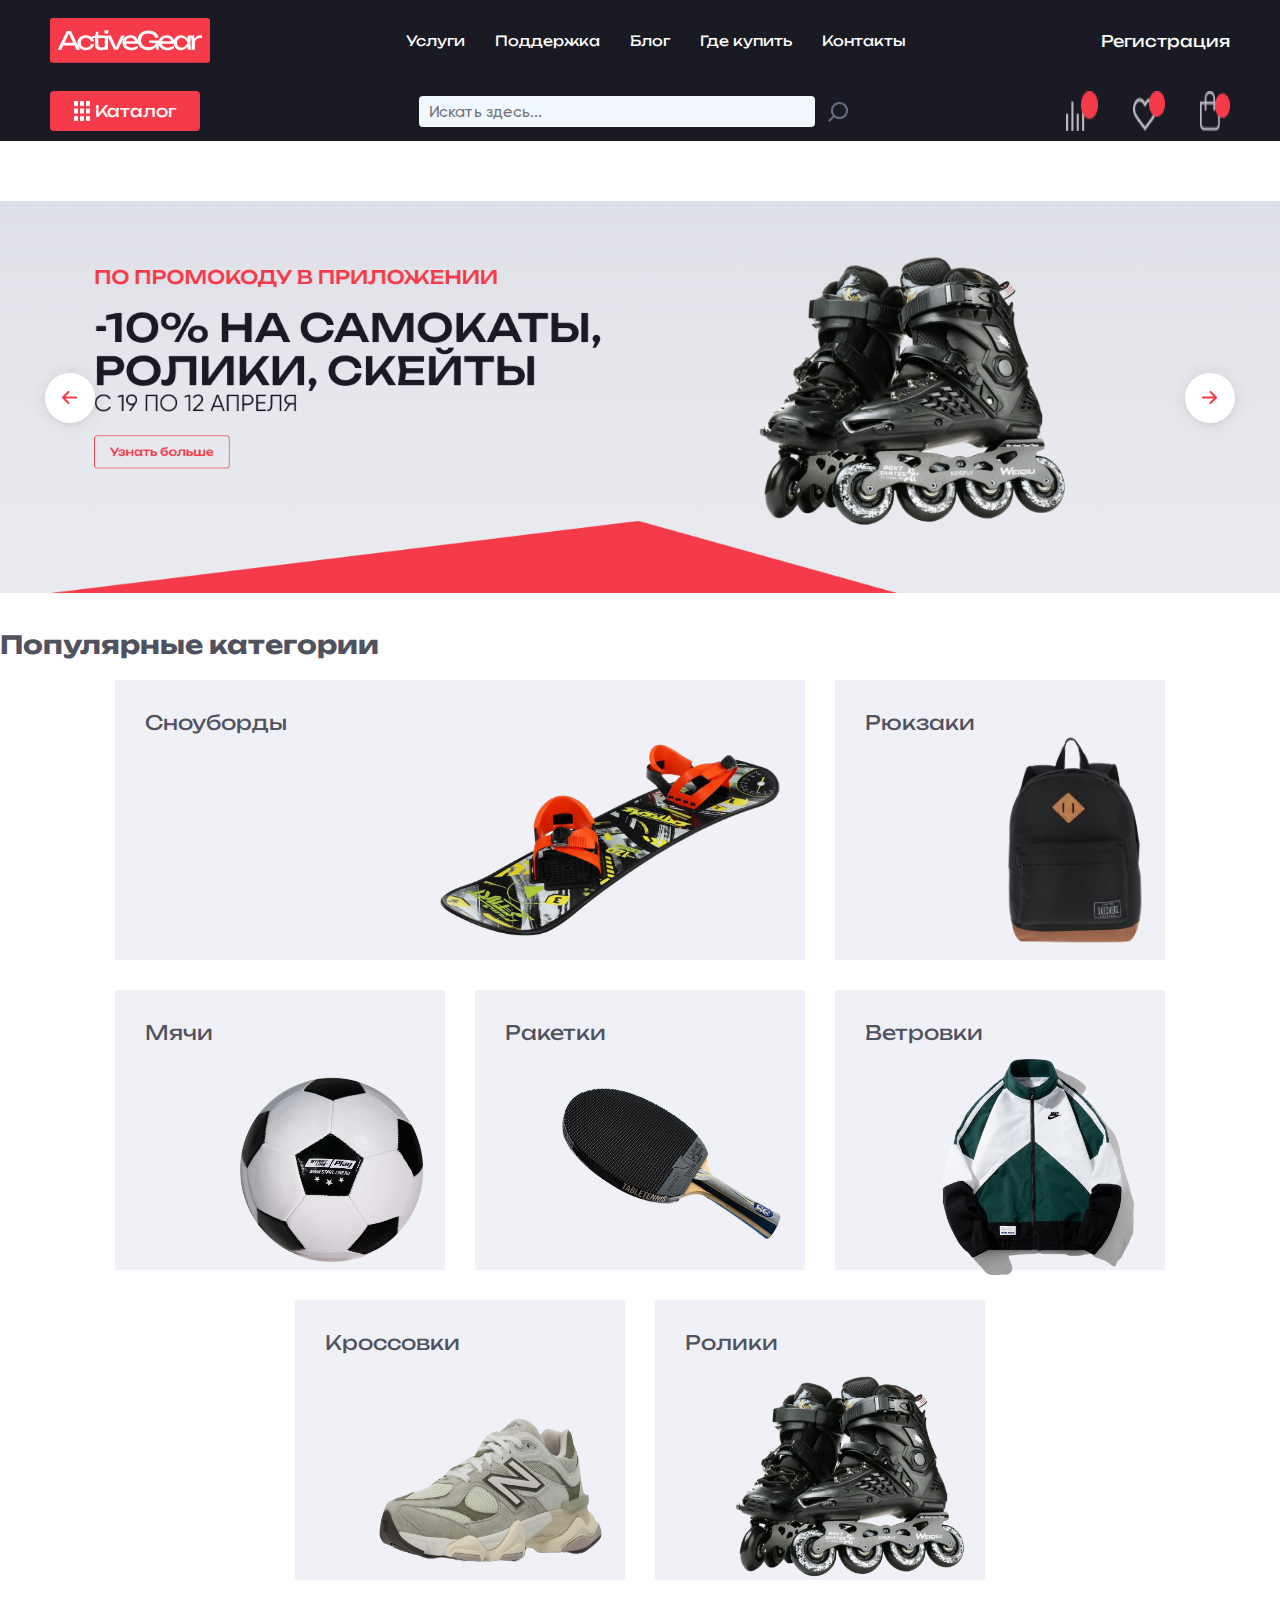
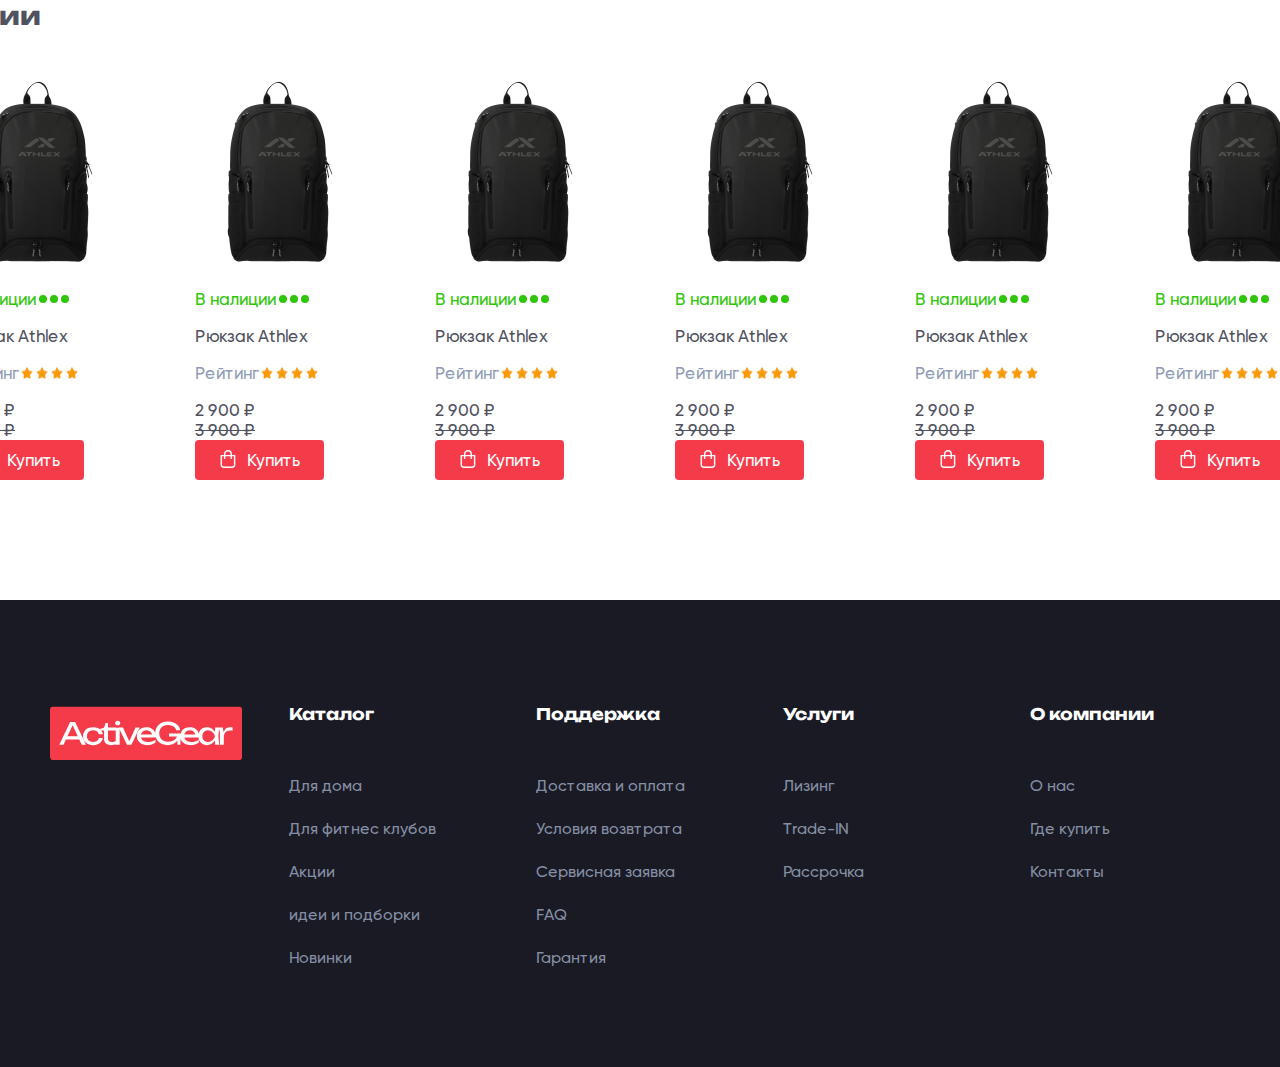
<file: index.html>
<!DOCTYPE html>
<html lang="en">
<head>
    <meta charset="UTF-8">
    <meta name="viewport" content="width=device-width, initial-scale=1.0">
    <title>AciveGear</title>
    <link rel="stylesheet" href="./css/index.css">
    <link rel="preconnect" href="https://fonts.googleapis.com">
    <link rel="preconnect" href="https://fonts.gstatic.com" crossorigin>
    <link href="https://fonts.googleapis.com/css2?family=Unbounded&display=swap" rel="stylesheet">
    <link rel="stylesheet" href="./css/style.css">
    <link rel="stylesheet" href="./css/fancybox.css">

</head>
<body>
    <header>
        <div class="header_container">
            <div class="header_container__top">
                <img src="./img/logo.svg">
                <div class="header_nav">
                    <button><p>Услуги</p></button>
                    <button><p>Поддержка</p></button>
                    <button><p>Блог</p></button>
                    <button><p>Где купить</p></button>
                    <button><p>Контакты</p></button>
                </div>
                
                <button id="register-btn">Регистрация</button>

                <div id="register-modal" class="modal">
                  <div class="modal-content">
                    <span class="close-button">&times;</span>
                    <h2>Регистрация</h2>
                    <button style="border-color: black;" class="google-btn red_line_button">
                        <img src="./img/google.png">
                        <p>Войти через Google</p>
                    </button>
                    <div class="or-divider">или</div>
                    <input type="email" id="email-input" placeholder="Введите email">
                    <input type="password" id="password-input" placeholder="Введите пароль">
                    <button class="confirm-btn red_button">Подтвердить</button>
                    <p>Уже есть аккаунт? <a href="#" id="login-link">Войти</a></p>
                  </div>
                </div>
                
                <div id="login-modal" class="modal">
                  <div class="modal-content">
                    <span class="close-button">&times;</span>
                    <h2>Вход</h2>
                    <input type="email" id="login-email" placeholder="Введите email">
                    <input type="password" id="login-password" placeholder="Введите пароль">
                    <button class="confirm-btn red_button">Войти</button>
                  </div>
                </div>
            </div>
            <div class="header_container__bottom">
                <button class="red_button" id="catalog-button">
                    <img src="./img/catalog.png">
                    <p>Каталог</p>
                </button>
                <form class="form">
                    <input class="search" type="text" placeholder="Искать здесь...">
                    <button class="button">
                        <img src="./img/search.png" alt="">
                    </button>
                  </form>
                <div class="header_container__bottom__rightblock">
                    <button><img src="./img/srav.png"></button>
                    <button><img src="./img/heaart.png"></button>
                    <button onclick="document.location='./cart.html'"><img src="./img/baasket.png"></button>
                </div>
            </div>
        </div>


        </div>
        <div id="catalog-overlay" class="hidden">
            <div id="catalog-content">
                    <div class="tab">
                        <button class="tablinks" onclick="openCity(event, 'Одежда')">Одежда</button>
                        <button class="tablinks" onclick="openCity(event, 'Обувь')">Обувь</button>
                        <button class="tablinks" onclick="openCity(event, 'Аксессуары')">Аксессуары</button>
                        <button class="tablinks" onclick="openCity(event, 'Рыбалка и охота')">Рыбалка и охота</button>
                        <button class="tablinks" onclick="openCity(event, 'Велоспорт')">Велоспорт</button>
                        <button class="tablinks" onclick="openCity(event, 'Бег')">Бег</button>
                        <button class="tablinks" onclick="openCity(event, 'Туризм и активный отдых')">Туризм и активный отдых</button>
                        <button class="tablinks" onclick="openCity(event, 'Зимний спорт')">Зимний спорт</button>
                      </div>
                      
                      <div id="Одежда" class="tabcontent">
                        <div class="tabcontent__card">
                            <img src="./img/11.png">
                            <p>Куртки и ветровки</p>
                        </div>
                        <div class="tabcontent__card">
                            <img src="./img/22.png">
                            <p>Жилетки</p>
                        </div>
                        <div class="tabcontent__card">
                            <img src="./img/33.png">
                            <p>Толствоки и худи</p>
                        </div>
                        <div class="tabcontent__card">
                            <img src="./img/44.png">
                            <p>Футболки и лонглсивы</p>
                        </div>
                        <div class="tabcontent__card">
                            <img src="./img/55.png">
                            <p>Брюки</p>
                        </div>
                        <div class="tabcontent__card">
                            <img src="./img/66.png">
                            <p>Шорты</p>
                        </div>
                      </div>
                      <div id="Обувь" class="tabcontent">
                        <a href="./catalog.html">
                            <div class="tabcontent__card">
                                <img src="./img/rectanglecross.png">
                                <p>Кроссовки</p>
                            </div>
                        </a>
                    
                        <div class="tabcontent__card">
                            <img src="./img/ced.png">
                            <p>Кеды</p>
                        </div>
                        <div class="tabcontent__card">
                            <img src="./img/buts.png">
                            <p>Бутсы</p>
                        </div>
                        <div class="tabcontent__card">
                            <img src="./img/polubot.png">
                            <p>Полуботинки</p>
                        </div>
                        <div class="tabcontent__card">
                            <img src="./img/shlep.png">
                            <p>Шлепанцы и сабо</p>
                        </div>
                        <div class="tabcontent__card">
                            <img src="./img/borc.png">
                            <p>Борцовки</p>
                        </div>
                    </div>
                
                <div id="Аксессуары" class="tabcontent">
                </div>
                <div id="Рыбалка и охота" class="tabcontent">
                </div>
                <div id="Велоспорт" class="tabcontent">
                </div>
                <div id="Бег" class="tabcontent">
                </div>
                <div id="Туризм и активный отдых" class="tabcontent">
                </div>
                <div id="Зимний спорт" class="tabcontent">
                </div>
                
                </div>
              <button style="display: none;" id="close-catalog">Закрыть</button>
            </div>
          </div>
    </header>
    <main>
        <div class="swiper-container">
            <div class="swiper-wrapper">
              <div class="swiper-slide">
                <img class="p" style="max-width: 1410px;" src="./img/main_baner.png">
                <img class="o" src="./img/222222222.png" alt="">
              </div>
              <div class="swiper-slide">Слайд 2</div>
              <div class="swiper-slide">Слайд 3</div>
            </div>
            <div class="swiper-button-prev">
                <img src="./img/arrow.png" alt="">
            </div>
            <div class="swiper-button-next">
                <img src="./img/arrow2.png" alt="">
            </div>
          </div>
          <script src="./js/script.js"></script>
          <div class="main_block">
            <h2 style="max-width: 1410px; margin:30px auto 20px;">Популярные категории</h2>
            <div class="main_block__line">
                
                <div class="big_category_card category_card">
                    <p>Сноуборды</p>
                    <img style="width: 350px;" src="./img/snow.png">
                </div>
                <div class="category_card">
                    <p>Рюкзаки</p>
                    <img style="width: 140px; height: 210px;" src="./img/backpack2.png">
                </div>
                <div class="category_card">
                    <p>Мячи</p>
                    <img style="width: 190px; margin-top: 30px;" src="./img/bool.png">
                </div>
                <div class="category_card">
                    <p>Ракетки</p>
                    <img style="margin-top: 40px;" src="./img/raket.png">
                </div>
                <div class="category_card">
                    <p>Ветровки</p>
                    <img src="./img/vetr.png">
                </div>
                <div class="category_card">
                    <p>Кроссовки</p>
                    <img style="margin-top: 60px; height: 150px;" src="./img/adasdasdasdasdasd.png">
                </div>
                <div class="category_card">
                    <p>Ролики</p>
                    <img src="./img/roliki.png">
                </div>
                </div>
                <div class="x">
                    <div class="promotion">
                        <h2>Акции</h2>
                        <div class="promotion__line">
                            <div class="promotion__line--card">
                                <div class="promotion__line_img">
                                    <img src="./img/backpack.png" alt="">
                                </div>
                                <div class="promotion__line_text">
                                    <div class="promotion__line_availability">
                                        <p>В налиции</p>
                                        <div class="circle"></div>
                                        <div class="circle"></div>
                                        <div class="circle"></div>
                                    </div>
                                    <p class="h">Рюкзак Athlex</p>
                                    <div class="promotion__line_rating">
                                        <p>Рейтинг</p>
                                        <img src="./img/star.png" alt="">
                                        <img src="./img/star.png" alt="">
                                        <img src="./img/star.png" alt="">
                                        <img src="./img/star.png" alt="">
                                    </div>
                                    <div class="promotion__line_buy_displey promotion__line_buy ">
                                        <div class="promotion__line_buy-left">
                                            <p>2 900 ₽</p>
                                            <p><s>3 900 ₽</s></p>
                                        </div>
                                        <div class="promotion__line_buy-right">
                                            <button class="red_button" style="font-size: 17px;">
                                                <img src="./img/Group 738.svg" alt="">
                                                 <p>Купить</p>
                                            </button>
                                        </div>
                                    </div>
                                </div>
                            </div>
                            <div class="promotion__line--card">
                                <div class="promotion__line_img">
                                    <img src="./img/backpack.png" alt="">
                                </div>
                                <div class="promotion__line_text">
                                    <div class="promotion__line_availability">
                                        <p>В налиции</p>
                                        <div class="circle"></div>
                                        <div class="circle"></div>
                                        <div class="circle"></div>
                                    </div>
                                    <p class="h">Рюкзак Athlex</p>
                                    <div class="promotion__line_rating">
                                        <p>Рейтинг</p>
                                        <img src="./img/star.png" alt="">
                                        <img src="./img/star.png" alt="">
                                        <img src="./img/star.png" alt="">
                                        <img src="./img/star.png" alt="">
                                    </div>
                                    <div class="promotion__line_buy promotion__line_buy_displey">
                                        <div class="promotion__line_buy-left">
                                            <p>2 900 ₽</p>
                                            <p><s>3 900 ₽</s></p>
                                        </div>
                                        <div class="promotion__line_buy-right">
                                            <button class="red_button" style="font-size: 17px;">
                                                <img src="./img/Group 738.svg" alt="">
                                                 <p>Купить</p>
                                            </button>
                                        </div>
                                    </div>
                                </div>
                            </div>
                            <div class="promotion__line--card">
                                <div class="promotion__line_img">
                                    <img src="./img/backpack.png" alt="">
                                </div>
                                <div class="promotion__line_text">
                                    <div class="promotion__line_availability">
                                        <p>В налиции</p>
                                        <div class="circle"></div>
                                        <div class="circle"></div>
                                        <div class="circle"></div>
                                    </div>
                                    <p class="h">Рюкзак Athlex</p>
                                    <div class="promotion__line_rating">
                                        <p>Рейтинг</p>
                                        <img src="./img/star.png" alt="">
                                        <img src="./img/star.png" alt="">
                                        <img src="./img/star.png" alt="">
                                        <img src="./img/star.png" alt="">
                                    </div>
                                    <div class="promotion__line_buy promotion__line_buy_displey">
                                        <div class="promotion__line_buy-left">
                                            <p>2 900 ₽</p>
                                            <p><s>3 900 ₽</s></p>
                                        </div>
                                        <div class="promotion__line_buy-right">
                                            <button class="red_button" style="font-size: 17px;">
                                                <img src="./img/Group 738.svg" alt="">
                                                 <p>Купить</p>
                                            </button>
                                        </div>
                                    </div>
                                </div>
                            </div>
                            <div class="promotion__line--card">
                                <div class="promotion__line_img">
                                    <img src="./img/backpack.png" alt="">
                                </div>
                                <div class="promotion__line_text">
                                    <div class="promotion__line_availability">
                                        <p>В налиции</p>
                                        <div class="circle"></div>
                                        <div class="circle"></div>
                                        <div class="circle"></div>
                                    </div>
                                    <p class="h">Рюкзак Athlex</p>
                                    <div class="promotion__line_rating">
                                        <p>Рейтинг</p>
                                        <img src="./img/star.png" alt="">
                                        <img src="./img/star.png" alt="">
                                        <img src="./img/star.png" alt="">
                                        <img src="./img/star.png" alt="">
                                    </div>
                                    <div class="promotion__line_buy promotion__line_buy_displey">
                                        <div class="promotion__line_buy-left">
                                            <p>2 900 ₽</p>
                                            <p><s>3 900 ₽</s></p>
                                        </div>
                                        <div class="promotion__line_buy-right">
                                            <button class="red_button" style="font-size: 17px;">
                                                <img src="./img/Group 738.svg" alt="">
                                                 <p>Купить</p>
                                            </button>
                                        </div>
                                    </div>
                                </div>
                            </div>
                            <div class="promotion__line--card">
                                <div class="promotion__line_img">
                                    <img src="./img/backpack.png" alt="">
                                </div>
                                <div class="promotion__line_text">
                                    <div class="promotion__line_availability">
                                        <p>В налиции</p>
                                        <div class="circle"></div>
                                        <div class="circle"></div>
                                        <div class="circle"></div>
                                    </div>
                                    <p class="h">Рюкзак Athlex</p>
                                    <div class="promotion__line_rating">
                                        <p>Рейтинг</p>
                                        <img src="./img/star.png" alt="">
                                        <img src="./img/star.png" alt="">
                                        <img src="./img/star.png" alt="">
                                        <img src="./img/star.png" alt="">
                                    </div>
                                    <div class="promotion__line_buy promotion__line_buy_displey">
                                        <div class="promotion__line_buy-left">
                                            <p>2 900 ₽</p>
                                            <p><s>3 900 ₽</s></p>
                                        </div>
                                        <div class="promotion__line_buy-right">
                                            <button class="red_button" style="font-size: 17px;">
                                                <img src="./img/Group 738.svg" alt="">
                                                 <p>Купить</p>
                                            </button>
                                        </div>
                                    </div>
                                </div>
                            </div>
                            <div class="promotion__line--card">
                                <div class="promotion__line_img">
                                    <img src="./img/backpack.png" alt="">
                                </div>
                                <div class="promotion__line_text">
                                    <div class="promotion__line_availability">
                                        <p>В налиции</p>
                                        <div class="circle"></div>
                                        <div class="circle"></div>
                                        <div class="circle"></div>
                                    </div>
                                    <p class="h">Рюкзак Athlex</p>
                                    <div class="promotion__line_rating">
                                        <p>Рейтинг</p>
                                        <img src="./img/star.png" alt="">
                                        <img src="./img/star.png" alt="">
                                        <img src="./img/star.png" alt="">
                                        <img src="./img/star.png" alt="">
                                    </div>
                                    <div class="promotion__line_buy promotion__line_buy_displey">
                                        <div class="promotion__line_buy-left">
                                            <p>2 900 ₽</p>
                                            <p><s>3 900 ₽</s></p>
                                        </div>
                                        <div class="promotion__line_buy-right">
                                            <button class="red_button" style="font-size: 17px;">
                                                <img src="./img/Group 738.svg" alt="">
                                                 <p>Купить</p>
                                            </button>
                                        </div>
                                    </div>
                                </div>
                            </div>  
                        </div>
                    </div>
                </div>
           </div>
    </main>
    <footer>
        <div class="footer_contaner">
            <img src="./img/logo.svg" alt="">
            <div class="footer_contaner__info_block">
                <button><h3>Каталог</h3></button>
                <button><p>Для дома</p></button>
                <button><p>Для фитнес клубов</p></button>
                <button><p>Акции</p></button>
                <button><p>идеи и подборки</p></button>
                <button><p>Новинки</p></button>
            </div>
            <div class="footer_contaner__info_block">
                <button><h3>Поддержка</h3></button>
                <button><p>Доставка и оплата</p></button>
                <button><p>Условия возвтрата</p></button>
                <button><p>Сервисная заявка</p></button>
                <button><p>FAQ</p></button>
                <button><p>Гарантия</p></button>
            </div>
            <div class="footer_contaner__info_block">
                <button><h3>Услуги</h3></button>
                <button><p>Лизинг</p></button>
                <button><p>Trade-IN</p></button>
                <button><p>Рассрочка</p></button>
            </div>
            <div class="footer_contaner__info_block">
                <button><h3>О компании</h3></button>
                <button><p>О нас</p></button>
                <button><p>Где купить</p></button>
                <button><p>Контакты</p></button>
            </div>
        </div>
    </footer>

</body>
</html>
</file>
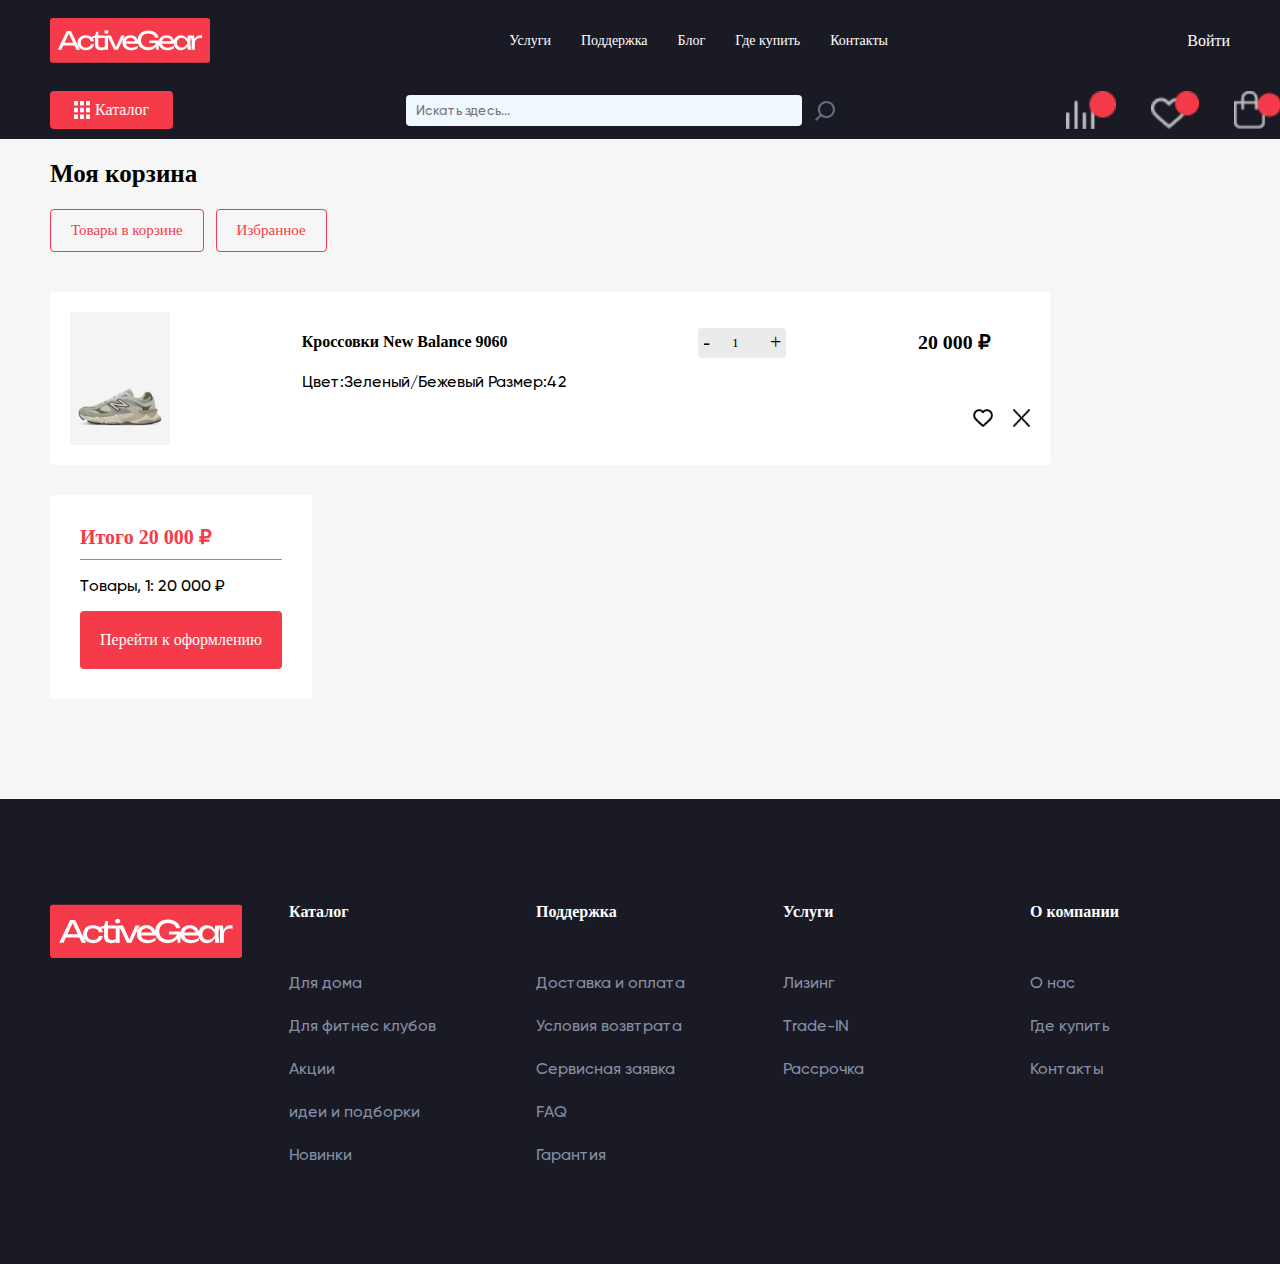
<file: cart.html>
<!DOCTYPE html>
<html lang="en">
<head>
    <meta charset="UTF-8">
    <meta name="viewport" content="width=device-width, initial-scale=1.0">
    <title>Document</title>
    <link rel="stylesheet" href="./css/index.css">
    <link rel="stylesheet" href="./css/cart.css">

</head>
<body>
    <header>
        <div class="header_container">
            <div class="header_container__top">
                <img onclick="document.location='./index.html'" src="./img/logo.svg">
                <div class="header_nav">
                    <button><p>Услуги</p></button>
                    <button><p>Поддержка</p></button>
                    <button><p>Блог</p></button>
                    <button><p>Где купить</p></button>
                    <button><p>Контакты</p></button>
                </div>
                <button>
                    <p>Войти</p>
                </button>
            </div>
            <div class="header_container__bottom">
                <button class="red_button">
                    <img src="./img/catalog.png">
                    <p>Каталог</p>
                </button>
                <form class="form">
                    <input class="search" type="text" placeholder="Искать здесь...">
                    <button class="button">
                        <img src="./img/search.png" alt="">
                    </button>
                  </form>
                <div class="header_container__bottom__rightblock">
                    <button><img src="./img/srav.png"></button>
                    <button><img src="./img/heaart.png"></button>
                    <button onclick="document.location='./cart.html'"><img src="./img/baasket.png"></button>
                </div>
            </div>
        </div>


        </div>
    </header>
    <main>
        <div class="main_container">
            <h2>Моя корзина</h2>
            <div class="button_pan">
                <button class="red_line_button">Товары в корзине</button>
                <button class="red_line_button">Избранное</button>
            </div>
            <div class="cart_container">
                <div class="cart_container__left">
                    <div class="cart_container__left--card">
                        <img src="./img/119568560299.jpg " alt="">
                        <div class=".cart_container__left--card-c">
                            <h4>Кроссовки New Balance 9060</h4>
                            <p>Цвет:Зеленый/Бежевый Размер:42</p>
                        </div>
                        <div style="display: flex; margin-top: 16px;">
                            <div class="quantity-selector">
                                <button class="decrease">-</button>
                                <input type="number" value="1" min="1">
                                <button class="increase">+</button>
                              </div>
                        </div>

                          <script>
                            const decreaseButton = document.querySelector('.decrease');
                            const increaseButton = document.querySelector('.increase');
                            const quantityInput = document.querySelector('input[type="number"]');
                        
                            decreaseButton.addEventListener('click', () => {
                              let currentValue = parseInt(quantityInput.value);
                              if (currentValue > 1) {
                                quantityInput.value = currentValue - 1;
                              }
                            });
                        
                            increaseButton.addEventListener('click', () => {
                              let currentValue = parseInt(quantityInput.value);
                              quantityInput.value = currentValue + 1;
                            });
                          </script>
                          <div class="cart_container__left--price">
                            <h3>20 000 ₽</h3>
                            <div class="asd">
                                <img style="width: 20px;" src="./img/heart.png" alt="">
                                <img style="width: 17px;" src="./img/close.png" alt="">
                            </div>
                          </div>
                    </div>
                </div>
                <div class="cart_container__right">
                    <h3>Итого 20 000 ₽</h3>
                    <div class="cart_container__right--line"></div>
                    <p>Товары, 1: 20 000 ₽</p>
                    <button onclick="document.location='./payment.html'" class="cart_container__right--line_button">Перейти к оформлению</button>
                </div>

            </div>
        </div>
        
    </main>
    <footer>
        <div class="footer_contaner">
            <img src="./img/logo.svg" alt="">
            <div class="footer_contaner__info_block">
                <button><h3>Каталог</h3></button>
                <button><p>Для дома</p></button>
                <button><p>Для фитнес клубов</p></button>
                <button><p>Акции</p></button>
                <button><p>идеи и подборки</p></button>
                <button><p>Новинки</p></button>
            </div>
            <div class="footer_contaner__info_block">
                <button><h3>Поддержка</h3></button>
                <button><p>Доставка и оплата</p></button>
                <button><p>Условия возвтрата</p></button>
                <button><p>Сервисная заявка</p></button>
                <button><p>FAQ</p></button>
                <button><p>Гарантия</p></button>
            </div>
            <div class="footer_contaner__info_block">
                <button><h3>Услуги</h3></button>
                <button><p>Лизинг</p></button>
                <button><p>Trade-IN</p></button>
                <button><p>Рассрочка</p></button>
            </div>
            <div class="footer_contaner__info_block">
                <button><h3>О компании</h3></button>
                <button><p>О нас</p></button>
                <button><p>Где купить</p></button>
                <button><p>Контакты</p></button>
            </div>
        </div>
    </footer>
</body>
</html>
</file>
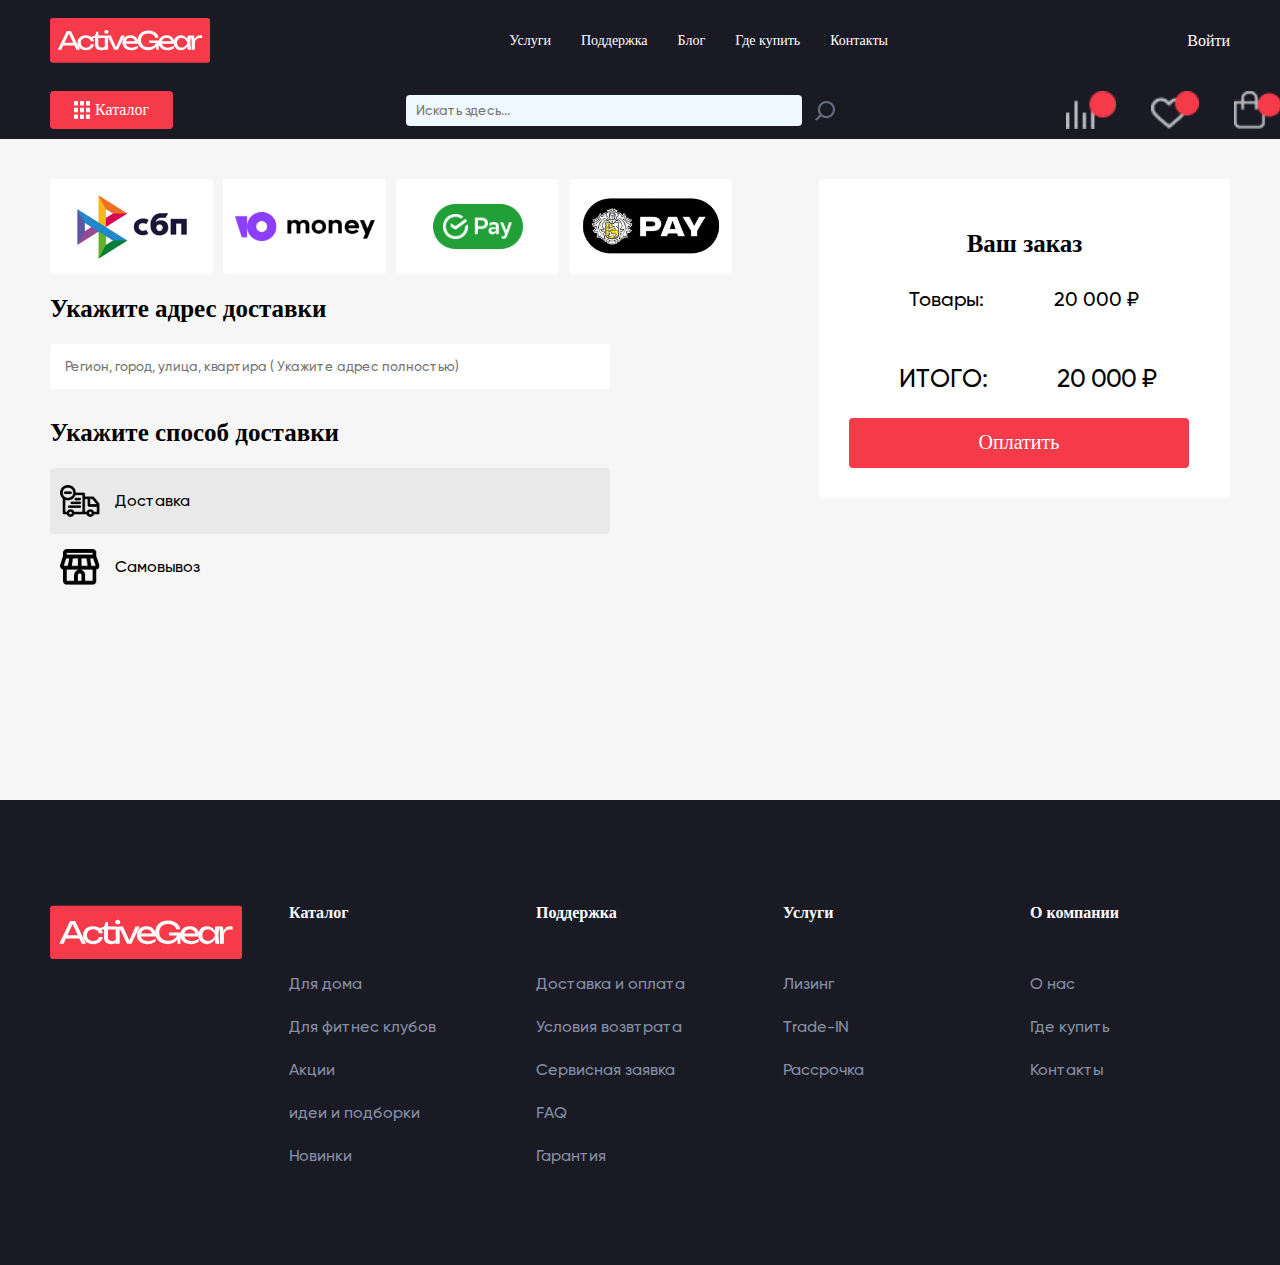
<file: payment.html>
<!DOCTYPE html>
<html lang="en">
<head>
    <meta charset="UTF-8">
    <meta name="viewport" content="width=device-width, initial-scale=1.0">
    <title>Оплата</title>
    <link rel="stylesheet" href="./css/spayment.css" />
    <link rel="stylesheet" href="./css/index.css">
</head>
<body>
  <header>
    <div class="header_container">
        <div class="header_container__top">
            <img onclick="document.location='./index.html'" src="./img/logo.svg">
            <div class="header_nav">
                <button><p>Услуги</p></button>
                <button><p>Поддержка</p></button>
                <button><p>Блог</p></button>
                <button><p>Где купить</p></button>
                <button><p>Контакты</p></button>
            </div>
            <button>
                <p>Войти</p>
            </button>
        </div>
        <div class="header_container__bottom">
            <button class="red_button">
                <img src="./img/catalog.png">
                <p>Каталог</p>
            </button>
            <form class="form">
                <input class="search" type="text" placeholder="Искать здесь...">
                <button class="button">
                    <img src="./img/search.png" alt="">
                </button>
              </form>
            <div class="header_container__bottom__rightblock">
                <button><img src="./img/srav.png"></button>
                <button><img src="./img/heaart.png"></button>
                <button><img src="./img/baasket.png"></button>
            </div>
        </div>
    </div>


    </div>
</header>
  <main>
    <div class="payment-container">
      <div class="payment-info ">
        <div class="cards">
          <div class="card_card card-image">
            <img style="width: 120px;" src="./img/sbp.png" alt="">
          </div>
          <div class="card_card card-image">
            <img src="./img/money.png" alt="">
          </div>
          <div class="card_card card-image">
            <img style="width: 90px;" src="./img/sber.png" alt="">
          </div>
          <div class="card_card card-image">
            <img src="./img/tin.png" alt="">
          </div>
        </div>
        <div id="card-details" style="display: none;">
          <h2>Укажите данные карты</h2>
          <input type="text" id="card-number" placeholder="Номер карты">
          <input type="text" id="card-expiry" placeholder="MM/YY">
          <input type="text" id="card-cvv" placeholder="CVV">
        </div>
        <div class="address">
          <h2>Укажите адрес доставки</h2>
          <input type="text" id="address" placeholder="Регион, город, улица, квартира ( Укажите адрес полностью)">
        </div>
  <div class="delivery-method">
      <h2>Укажите способ доставки</h2>
  <div class="form_radio_group">
  
      <div class="form_radio_group">
    <div class="form_radio_group-item">
      <input id="radio-1" type="radio" name="radio" value="1" checked>
      <label for="radio-1"><img src="./img/layer1.png" alt=""><p>Доставка</p></label>
    </div>
    <div class="form_radio_group-item">
      <input id="delivery" type="radio" name="radio" value="2">
      <label for="delivery"><img src="./img/Vector2.png"><p>Самовывоз</p></label>
    </div>
  
  </div>
      
  </div>
        </div>
      </div>
      <div class="payment-actions">
        <div class="rect-pay">
          
        <div class="info-order-pay">
          <h2>Ваш заказ</h2></div>
        <div class="info-pay">
          <p>Товары:</p>
          <p>20 000 ₽</p></div>

          <div class="total-info">
              <p>ИТОГО:</p>
              <p>20 000 ₽</p>
          </div>
          <button class="red_button" id="pay-button">Оплатить</button>
    </div>
    </div>
    </div>
  </main>
   
  <footer>
    <div class="footer_contaner">
        <img src="./img/logo.svg" alt="">
        <div class="footer_contaner__info_block">
            <button><h3>Каталог</h3></button>
            <button><p>Для дома</p></button>
            <button><p>Для фитнес клубов</p></button>
            <button><p>Акции</p></button>
            <button><p>идеи и подборки</p></button>
            <button><p>Новинки</p></button>
        </div>
        <div class="footer_contaner__info_block">
            <button><h3>Поддержка</h3></button>
            <button><p>Доставка и оплата</p></button>
            <button><p>Условия возвтрата</p></button>
            <button><p>Сервисная заявка</p></button>
            <button><p>FAQ</p></button>
            <button><p>Гарантия</p></button>
        </div>
        <div class="footer_contaner__info_block">
            <button><h3>Услуги</h3></button>
            <button><p>Лизинг</p></button>
            <button><p>Trade-IN</p></button>
            <button><p>Рассрочка</p></button>
        </div>
        <div class="footer_contaner__info_block">
            <button><h3>О компании</h3></button>
            <button><p>О нас</p></button>
            <button><p>Где купить</p></button>
            <button><p>Контакты</p></button>
        </div>
    </div>
</footer>
    <script src="./js/payment.js"></script>
</body>
</html>
</file>
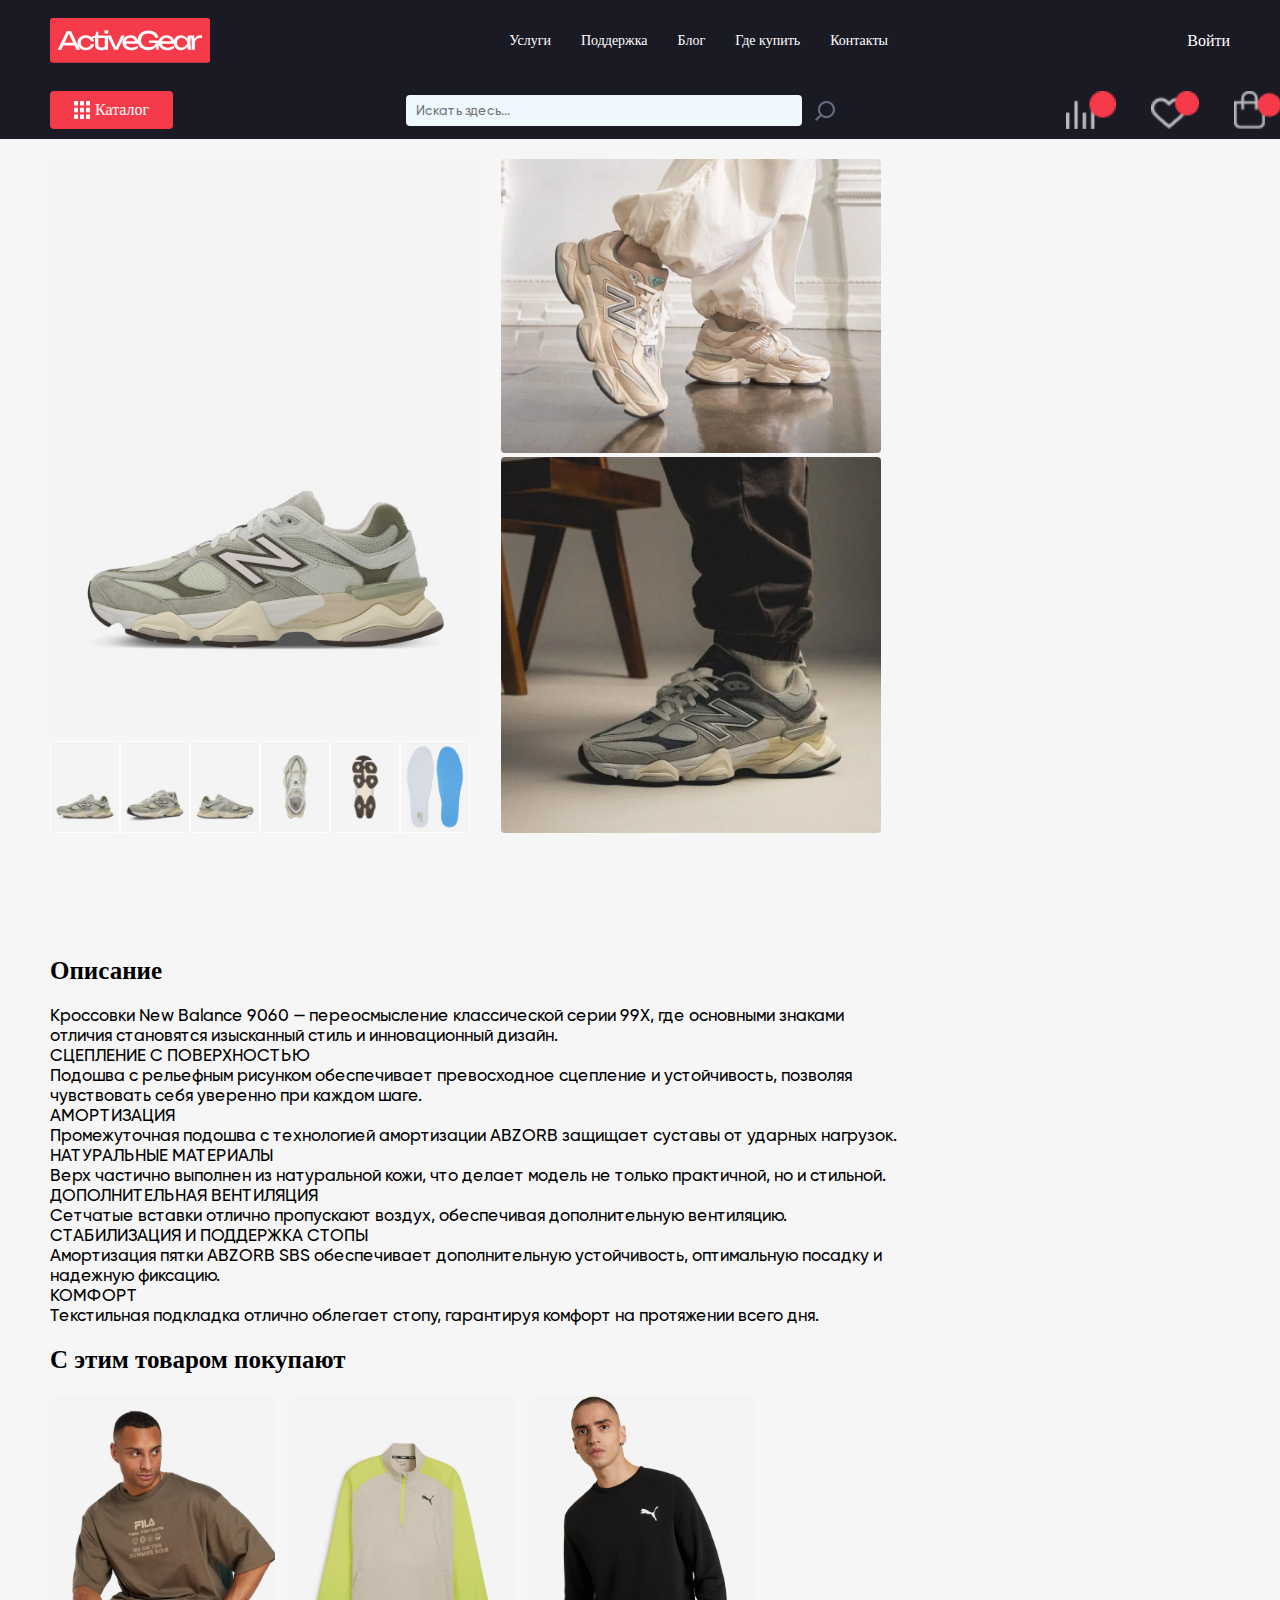
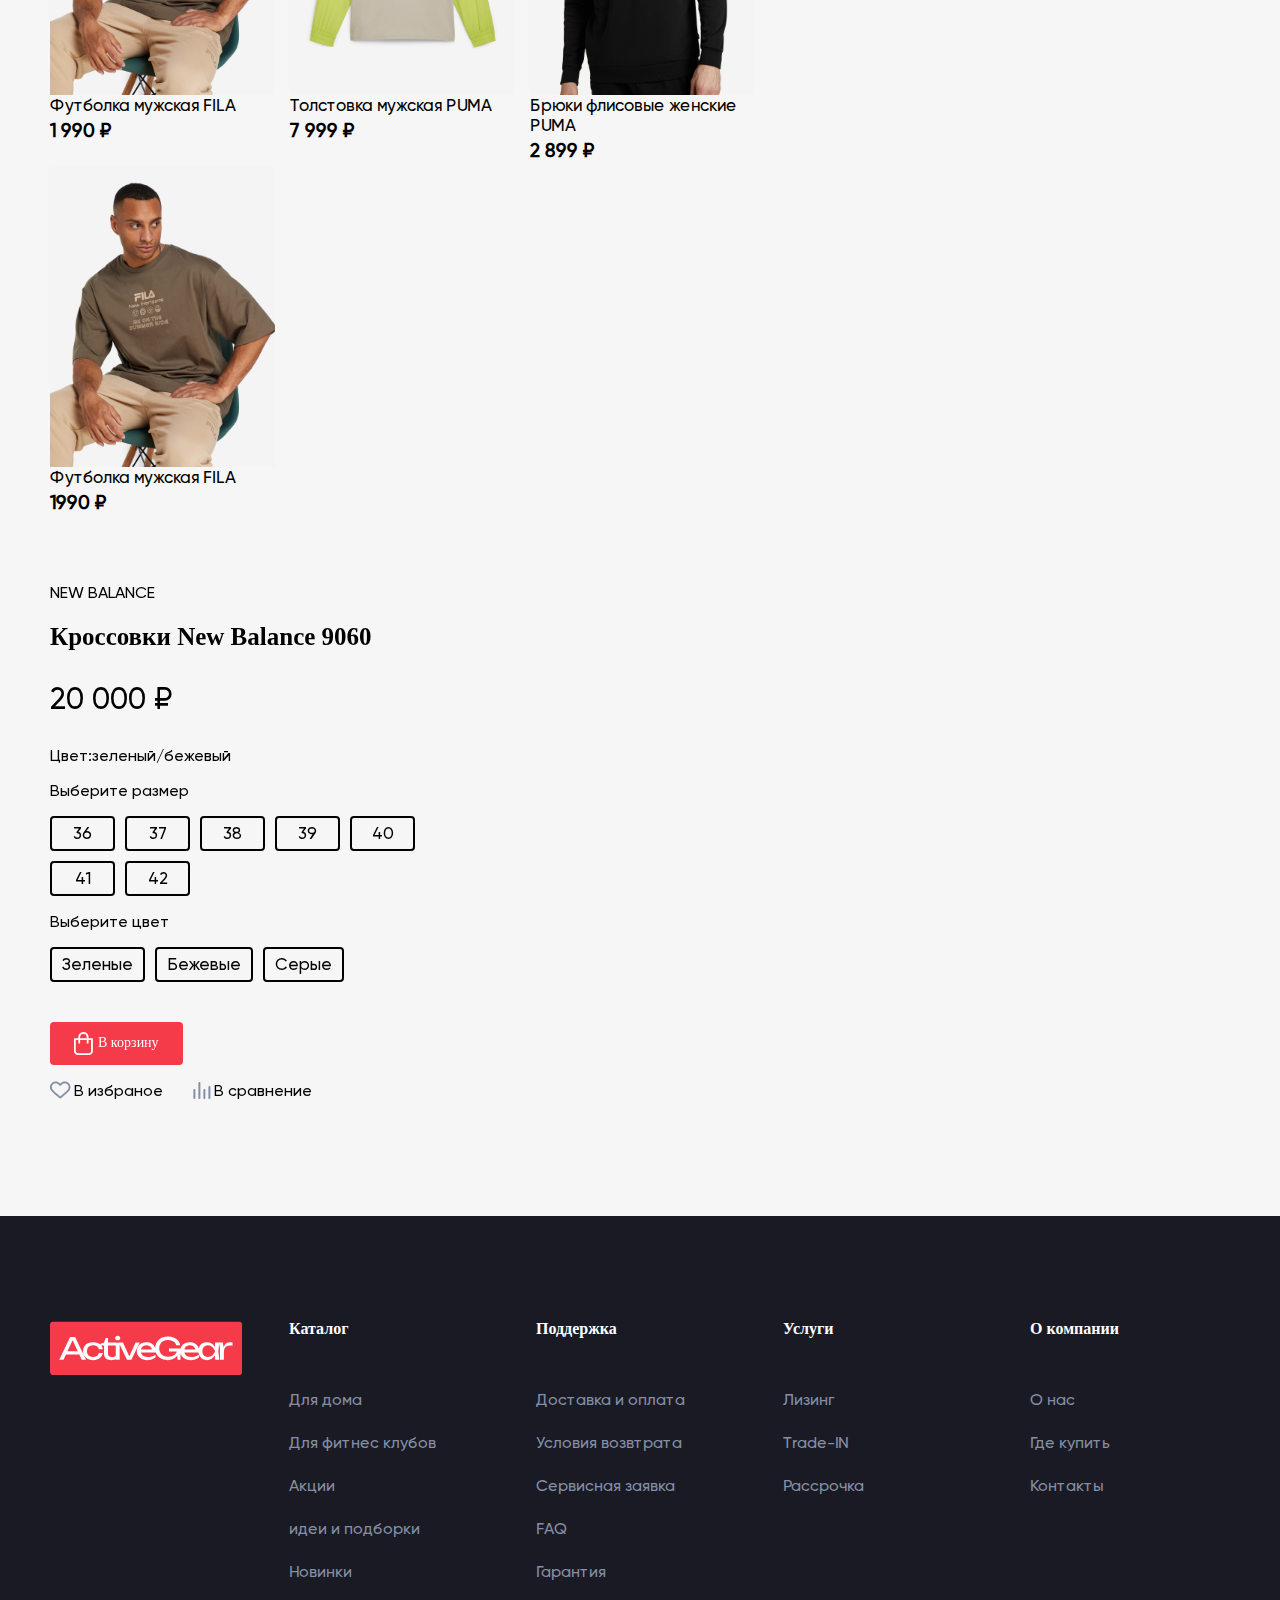
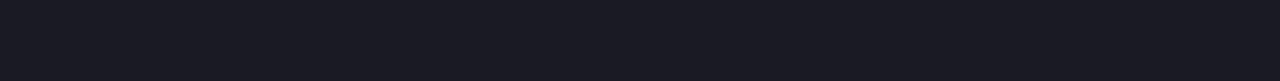
<file: product_card.html>
<!DOCTYPE html>
<html lang="en">
<head>
    <meta charset="UTF-8">
    <meta name="viewport" content="width=device-width, initial-scale=1.0">
    <title>New Balance 9060</title>
    <link rel="stylesheet" href="./css/index.css">
    <link rel="stylesheet" href="./css/product_card.css">
    <link rel="stylesheet" type="text/css" href="./css/fancybox.css" media="screen" />
    <script type="text/javascript" src="./js/js_jquery.js"></script> 
    <script type="text/javascript" src="./js/core_ajaxconst.php"></script>
    <script type="text/javascript" src="./js/jquery.selectbox.js"></script>
    <script type="text/javascript" src="./js/js_scripts.js"></script>
    <script type="text/javascript">
    function setBigImage(foto) {
      $("#adpdp14").attr('href', $(foto).parent('.it').children('a').attr('href'));
      document.getElementById("dp14").src = foto.src;
    }
    </script>
</head>
<body>
    <header>
        <div class="header_container">
            <div class="header_container__top">
                <img onclick="document.location='./index.html'" src="./img/logo.svg">
                <div class="header_nav">
                    <button><p>Услуги</p></button>
                    <button><p>Поддержка</p></button>
                    <button><p>Блог</p></button>
                    <button><p>Где купить</p></button>
                    <button><p>Контакты</p></button>
                </div>
                <button>
                    <p>Войти</p>
                </button>
            </div>
            <div class="header_container__bottom">
                <button class="red_button">
                    <img src="./img/catalog.png">
                    <p>Каталог</p>
                </button>
                <form class="form">
                    <input class="search" type="text" placeholder="Искать здесь...">
                    <button class="button">
                        <img src="./img/search.png" alt="">
                    </button>
                  </form>
                <div class="header_container__bottom__rightblock">
                    <button><img src="./img/srav.png"></button>
                    <button><img src="./img/heaart.png"></button>
                    <button onclick="document.location='./cart.html'"><img src="./img/baasket.png"></button>
                </div>
            </div>
        </div>


        </div>
    </header>
    <main>
        <div class="product_card">
            <div class="l">
                <div class="product_card--container">
                    <div class="product_card__swiper">
                        <div class="img">
                            <img class="imgimg" src="./img/119568560299.jpg" id="dp14" style="margin-bottom: 3px;" alt="" /></a>
                          </div>
                          <div class="thumbs">
                            <div class="it"><a style="display:none;" href="./img/119568560299.jpg" rel="example_group"></a>
                                <img src="./img/119568560299.jpg" onclick='setBigImage(this);' alt="" /></div>
                            <div class="it"><a style="display:none;" href="img/3.jpg" rel="example_group"></a>
                                <img src="./img/2.jpg" onclick='setBigImage(this);' alt="" /></div>
                            <div class="it"><a style="display:none;" href="img/4.jpg" rel="example_group"></a>
                                <img src="./img/4.jpg" onclick='setBigImage(this);' alt="" /></div>
                            <div class="it"><a style="display:none;" href="img/5.jpg" rel="example_group"></a>
                                <img src="./img/5.jpg" onclick='setBigImage(this);' alt="" /></div>
                            <div class="it"><a style="display:none;" href="img/6.jpg" rel="example_group"></a>
                                <img src="./img/6.jpg" onclick='setBigImage(this);' alt="" /></div>
                            <div class="it"><a style="display:none;" href="img/7.jpg" rel="example_group"></a>
                                <img src="./img/7.jpg" onclick='setBigImage(this);' alt="" /></div>
                            <div class="clr"></div>
                          </div>
                    </div>
                    <div class="photo_block">
                        <img src="./img/photo1.png">
                        <img src="./img/photo2.png">
                    </div>
                </div>
                <div class="product_card__info content2">
                    <div class="product_card__info_logo">
                        <p>NEW BALANCE</p>
                        <h2>Кроссовки New Balance 9060</h2>
                        <div class="product_card__info_price"><p>20 000 ₽</p></div>
                        <p>Цвет:зеленый/бежевый</p>
                        <p>Выберите размер</p>
                        <div class="product_card__info_size">
                            <button><p>36</p></button>
                            <button><p>37</p></button>
                            <button><p>38</p></button>
                            <button><p>39</p></button>
                            <button><p>40</p></button>
                            <button><p>41</p></button>
                            <button><p>42</p></button>
                        </div>
                        <p>Выберите цвет</p>
                        <div class="product_card__info_size2 ">
                            <button><p>Зеленые</p></button>
                            <button><p>Бежевые</p></button>
                            <button><p>Серые</p></button>
                        </div>
                        <button class="red_button text_button">
                            <img src="./img/Group 738.png" alt="">
                            <p>В корзину</p>
                        </button>
                    </div>
                    <div class="product_card__info_container">
                        <div class="product_card__info_left">
                            <div class="favourites">
                                <button>
                                    <img src="./img/Vector.png" alt="">
                                    <p>В избраное</p>
                                </button>
                                <button>
                                    <img src="./img/Frame 67.png" alt="">
                                    <p>В сравнение</p>
                                </button>
                            </div>
                            
                        </div>
                    </div>
    
                    
                </div>
                <div class="f">
                    <h2>Описание</h2>
                    <p>Кроссовки New Balance 9060 — переосмысление классической серии 99X, где основными знаками отличия становятся изысканный стиль и инновационный дизайн.<br/>

                        СЦЕПЛЕНИЕ С ПОВЕРХНОСТЬЮ<br/>
                        Подошва с рельефным рисунком обеспечивает превосходное сцепление и устойчивость, позволяя чувствовать себя уверенно при каждом шаге.<br/>
                        АМОРТИЗАЦИЯ<br/>
                        Промежуточная подошва с технологией амортизации ABZORB защищает суставы от ударных нагрузок.<br/>
                        НАТУРАЛЬНЫЕ МАТЕРИАЛЫ<br/>
                        Верх частично выполнен из натуральной кожи, что делает модель не только практичной, но и стильной.<br/>
                        ДОПОЛНИТЕЛЬНАЯ ВЕНТИЛЯЦИЯ<br/>
                        Сетчатые вставки отлично пропускают воздух, обеспечивая дополнительную вентиляцию.<br/>
                        СТАБИЛИЗАЦИЯ И ПОДДЕРЖКА СТОПЫ<br/>
                        Амортизация пятки ABZORB SBS обеспечивает дополнительную устойчивость, оптимальную посадку и надежную фиксацию.<br/>
                        КОМФОРТ<br/>
                        Текстильная подкладка отлично облегает стопу, гарантируя комфорт на протяжении всего дня.</p>
                    <h2>С этим товаром покупают</h2>
                    <div class="product_card__card">
                        <div class="card">
                            <div class="product_card__card--card">
                                <img src="./img/chel.jpg" alt="">
                            </div>
                            <p>Футболка мужская FILA</p>
                            <h3>1 990 ₽</h3>
                        </div>

                        <div class="product_card__card--card">
                            <div class="card">
                                <div class="product_card__card--card">
                                    <img src="./img/tolstovka.jpg" alt="">
                                </div>
                                <p>Толстовка мужская PUMA</p>
                                <h3>7 999 ₽</h3>
                            </div>
                        </div>
                        <div class="product_card__card--card">
                            <div class="card">
                                <div class="product_card__card--card">
                                    <img src="./img/69206750299.jpg" alt="">
                                </div>
                                <p>Брюки флисовые женские PUMA</p>
                                <h3>2 899 ₽</h3>
                            </div>
                        </div>
                        <div class="product_card__card--card">
                            <div class="card">
                                <div class="product_card__card--card">
                                    <img src="./img/chel.jpg" alt="">
                                </div>
                                <p>Футболка мужская FILA</p>
                                <h3>1990 ₽</h3>
                            </div>
                        </div>
                    </div>
                    </div>
            </div>

            <div class="product_card__info content1">
                <div class="product_card__info_logo">
                    <p>NEW BALANCE</p>
                    <h2>Кроссовки New Balance 9060</h2>
                    <div class="product_card__info_price"><p>20 000 ₽</p></div>
                    <p>Цвет:зеленый/бежевый</p>
                    <p>Выберите размер</p>
                    <div class="product_card__info_size">
                        <button><p>36</p></button>
                        <button><p>37</p></button>
                        <button><p>38</p></button>
                        <button><p>39</p></button>
                        <button><p>40</p></button>
                        <button><p>41</p></button>
                        <button><p>42</p></button>
                    </div>
                    <p>Выберите цвет</p>
                    <div class="product_card__info_size2 ">
                        <button><p>Зеленые</p></button>
                        <button><p>Бежевые</p></button>
                        <button><p>Серые</p></button>
                    </div>
                    <button class="red_button text_button">
                        <img src="./img/Group 738.png" alt="">
                        <p>В корзину</p>
                    </button>
                </div>
                <div class="product_card__info_container">
                    <div class="product_card__info_left">
                        <div class="favourites">
                            <button>
                                <img src="./img/Vector.png" alt="">
                                <p>В избраное</p>
                            </button>
                            <button>
                                <img src="./img/Frame 67.png" alt="">
                                <p>В сравнение</p>
                            </button>
                        </div>
                        
                    </div>
                </div>

                
            </div>
        </div>
    </main>
    <footer>
        <div class="footer_contaner">
            <img src="./img/logo.svg" alt="">
            <div class="footer_contaner__info_block">
                <button><h3>Каталог</h3></button>
                <button><p>Для дома</p></button>
                <button><p>Для фитнес клубов</p></button>
                <button><p>Акции</p></button>
                <button><p>идеи и подборки</p></button>
                <button><p>Новинки</p></button>
            </div>
            <div class="footer_contaner__info_block">
                <button><h3>Поддержка</h3></button>
                <button><p>Доставка и оплата</p></button>
                <button><p>Условия возвтрата</p></button>
                <button><p>Сервисная заявка</p></button>
                <button><p>FAQ</p></button>
                <button><p>Гарантия</p></button>
            </div>
            <div class="footer_contaner__info_block">
                <button><h3>Услуги</h3></button>
                <button><p>Лизинг</p></button>
                <button><p>Trade-IN</p></button>
                <button><p>Рассрочка</p></button>
            </div>
            <div class="footer_contaner__info_block">
                <button><h3>О компании</h3></button>
                <button><p>О нас</p></button>
                <button><p>Где купить</p></button>
                <button><p>Контакты</p></button>
            </div>
        </div>
    </footer>
</body>
</html>
</file>
<file: css/index.css>
@font-face {
    font-family: Gilroy;
    src: url(/fonts/Gilroy-Medium.ttf);
}


body{
    margin: 0;
    padding: 0;
    background-color: #F6F6F6;
  }
  
h2{
    font-size: 25px;
    font-family: Unbounded;
}

  * {box-sizing: border-box;}
  

  button {
    padding: 0;
    border: none;
    font: inherit;
    color: inherit;
    background-color: transparent;
    cursor: pointer;
    display: flex;
  }

header{
    background-color: #1A1A25;
    display: flex;
    justify-content: center;
    padding: 0 50px;
    font-family: Unbounded;
    width: 100%;

  } 

footer{
    margin-top: 100px;
}

.red_line_button{
    padding: 12px 20px;
    border: #F53B49 solid 1px;
    border-radius: 4px;
    color: #F53B49;
    font-family: Unbounded;
    font-size: 15px;
    align-items: center;
}

.header_container{
    width: 1410px;
}

.header_container__top{
    display: flex;
    justify-content: space-between;
    height: 81px;
    align-items: center;
}

.header_container__bottom{
    padding: 10px 0;
    display: flex;
    justify-content: space-between;
}

.red_button{
    background-color: #F53B49;
    border-radius: 4px;
    padding: 10px 24px;
    display: flex;
    justify-content: space-between;
    gap: 5px;
}

.red_button p {
    margin: 0;
    font-family: Unbounded;
}

.header_nav{
    display: flex;
    gap: 30px;
    font-size: 14px;
}


header button{
    color: #FFFFFF;
}

.header_container__top img{
    width: 160px;
}

.header_container__bottom__rightblock{
    display: flex;
    gap: 35px;
}

footer{
    background-color: #1A1A25;
    display: flex;
    justify-content: center;
    padding: 88px 50px;

}

.footer_contaner{
    width: 1410px;
    display: flex;
    flex-wrap: wrap;
    justify-content: space-between;

}

.footer_contaner h3{
    font-size: 16px;
}

footer img{
    width: 192px;
    margin-bottom: 200px;
}

.footer_contaner__info_block{
    display: flex;
    flex-direction: column;
    width: 200px;


}

.footer_contaner__info_block h3{
    margin-bottom: 40px;
    color: #FFFFFF;
    font-family: Unbounded;
    text-align: left;
}

.footer_contaner__info_block p {
    color: #858FA4;
    font-family: Gilroy;
    margin: 12px 0;
    text-align: left;
}



.swiper-container {
    display: flex;
    justify-content: center;
    position: relative;
    overflow: hidden;
    margin-top: 60px;
  }
  
  .swiper-wrapper {
    display: flex;
    transition: transform 0.5s ease-in-out;
  }
  
  .swiper-slide {
    width: 100%;
    flex-shrink: 0;
    text-align: center;
    font-size: 24px;
  }
  
  .swiper-button-prev,
  .swiper-button-next {
    position: absolute;
    top: 50%;
    transform: translateY(-50%);
    padding: 10px;
    cursor: pointer;
  }
  
  .swiper-button-prev {
    left: 10px;
  }
  
  .swiper-button-next {
    right: 10px;
  }
  
.main_block{
    
}


.main_block__line{
    display: flex;
    justify-content: center;
    flex-wrap: wrap;
    gap: 30px;
    margin-top: 30px;
    max-width: 1410px;
    margin: 0 auto;
}

.category_card{
    width: 330px;
    height: 280px;
    background-color: #F0F1F7;
}



.big_category_card{
    width: 690px;
    height: 280px;
    background-color: #F0F1F7;
}

.category_card p{
    margin: 30px 30px 0 30px;
    font-family: Unbounded;
    font-size: 20px;

    
}

.category_card img{
    float: right;
    width: 230px;
    margin: 0 20px 20px 0;
}

.promotion{
    display: block;
    justify-content: center;
    width: 1410px;
}

.x{
    display: flex;
    justify-content: center;
}

.promotion__line{
    overflow-x: scroll;
    display: flex;
    gap: 30px;
    overflow-y: hidden
}

.promotion__line--card{
    width: 280px;
    height: auto;
    background-color: #FFFFFF;
    border-radius: 6px;
    padding: 20px;
    -moz-user-select: -moz-none;
-o-user-select: none;
-khtml-user-select: none;
-webkit-user-select: none;
user-select: none;
}

.promotion__line--card p{
    font-family: Gilroy;
    font-size: 17px;
}

.promotion__line_img{
    display: flex;
    justify-content: center;
}

.promotion__line--card img{
    max-height: 200px;
    max-width: 250px;
}

.promotion__line_buy{
    display: flex;
    justify-content: space-between;
}

.promotion__line_buy-right img{
    width: 18px;
    height: 18px;

}


.promotion__line_buy-left p{
    font-size: 17px;
    margin: 0;
}

.promotion__line_availability{
    display: flex;
    gap: 3px;
    color: #2FC509;
    font-size: 12px;
    font-family: Gilroy;
    align-items: center;
}

.promotion__line_buy-right button{
    height: 40px;
    display: flex;
    gap: 10px;
    color: #FFFFFF;
    font-size: 14px;
}

.circle{
    border-radius: 50%;
    background-color    : #2FC509;
    width: 8px;
    height: 8px;

}

.promotion__line_rating{
    display: flex;
    gap: 3px;
    align-items: center;
    color: #909CB5;
}

.promotion__line_rating img{
    width: 12px;
    height: 12px;
}   

.h{
    font-size: 22px;
    margin: 0;
}

.search{
    border: #1A1A25 solid 2px;
    border-radius: 6px;
    width: 400px;
    height: 35px;
    font-family: Gilroy;
    padding: 0 10px;
    background-color:aliceblue;
    outline: none;
}

.form{
    display: flex;
    gap: 10px;
    align-items: center;
}
  @media (min-width: 1440px){

  }



  #catalog-overlay {
    position: fixed;
    width: 100%;
    height: 100%;
    background-color: rgba(0, 0, 0, 0.5);
    z-index: 100; /* Поверх всего контента */
  }
  
  #catalog-content {
    position: absolute;
    width: 100%;
    top: 141px;
    background-color: white;
  }
  
  .hidden {
    display: none;
  }


.tab {
    float: left;
    background-color: #f1f1f1;
    width: 20%;
}

/* Style the buttons that are used to open the tab content */
.tab button {
    display: block;
    background-color: inherit;
    color: black;
    padding: 12px 16px;
    width: 100%;
    border: none;
    outline: none;
    text-align: left;
    cursor: pointer;
    transition: 0.3s;
}

/* Change background color of buttons on hover */
.tab button:hover {
    background-color: #ddd;
}

/* Create an active/current "tab button" class */
.tab button.active {
    background-color: #ccc;
}

/* Style the tab content */
.tabcontent {
    float: left;
    padding: 0px 12px;
    width: 70%;
    border-left: none;
    display: flex;
    flex-wrap: wrap;
    gap: 30px;
}

.tabcontent__card{
    width: 280px;
    display: flex;
    gap: 20px;
    font-size: 16px;
    font-family: Gilroy;
    align-items: center;
}

.tabcontent__card img{
    width: 90px;
    height: 90px;
}




.modal {
    display: none;
    position: fixed;
    z-index: 1;
    left: 0;
    top: 0;
    width: 100%;
    height: 100%;
    overflow: auto;
    background-color: rgba(0, 0, 0, 0.4);
  }

.modal button{
    color: #1A1A25;
}
  
  .modal-content {
    background-color: #fefefe;
    margin: 15% auto;
    padding: 20px;
    border: 1px solid #888;
    width: 30%;
    text-align: center;
    border-radius: 4px;
  }
  
  .close-button {
    color: #aaa;
    float: right;
    font-size: 28px;
    font-weight: bold;
  }
  
  .close-button:hover,
  .close-button:focus {
    color: black;
    text-decoration: none;
    cursor: pointer;
  }

  .confirm-btn {
    margin: 18px auto;
    color: #FFFFFF !important;
  }

  .google-btn{
    gap: 20px;
    margin: 18px auto;
  }
  .google-btn img{
    width: 40px;
  }

  .or-divider{
    margin: 10px;
  }

  .modal-content input{
    height: 30px;
    font-family: Gilroy;
    border-radius: 4px;
    padding: 3px 5px;
  }

.promotion__line_buy_displey{
    display: block !important;
}


.o{
    display: none;
}

@media(max-width: 320px){
    main{
        padding: 0 10px;
    }

    .header_container__bottom__rightblock{
        gap: 10px;
    }

    header{
        padding: 0 10px;
    }

    .header_container__top img{
        width: 120px;
    }
    
    .header_nav{
        display: none;
    }

    .footer_contaner img{
        margin-bottom: 30px;
    }

    .form{
        display: none;
    }

    .promotion__line{
        width: 300px;
    }

    .modal-content{
        width: 100%;
    }

    .red_line_button{
        font-size:12px;
    }
    .o{
        display: block;
    }
    .p{
        display: none;
    }

    .swiper-button-prev{
        margin-top: 200px;
    }
    .swiper-button-next{
        margin-top: 200px;
    }
}
</file>
<file: css/style.css>
/* -------------------------------- 

Primary style

-------------------------------- */
html * {
  -webkit-font-smoothing: antialiased;
  -moz-osx-font-smoothing: grayscale;
}

*, *:after, *:before {
  -webkit-box-sizing: border-box;
  -moz-box-sizing: border-box;
  box-sizing: border-box;
}

body {
  font-size: 100%;
  font-family: "PT Sans", sans-serif;
  color: #505260;
  background-color: white;
}

a {
  color: #2f889a;
  text-decoration: none;
}

img {
  max-width: 100%;
}

input, textarea {
  font-family: "PT Sans", sans-serif;
  font-size: 16px;
  font-size: 1rem;
}
input::-ms-clear, textarea::-ms-clear {
  display: none;
}

/* -------------------------------- 

Main components 

-------------------------------- */
header[role=banner] {
  position: relative;
  height: 50px;
  background: #343642;
  z-index: 1;
}
header[role=banner] #cd-logo {
  float: left;
  margin: 4px 0 0 5%;
  /* reduce logo size on mobile and make sure it is left aligned with the transform-origin property */
  -webkit-transform-origin: 0 50%;
  -moz-transform-origin: 0 50%;
  -ms-transform-origin: 0 50%;
  -o-transform-origin: 0 50%;
  transform-origin: 0 50%;
  -webkit-transform: scale(0.8);
  -moz-transform: scale(0.8);
  -ms-transform: scale(0.8);
  -o-transform: scale(0.8);
  transform: scale(0.8);
}
header[role=banner] #cd-logo img {
  display: block;
}
header[role=banner]::after {
  /* clearfix */
  content: '';
  display: table;
  clear: both;
}
@media only screen and (min-width: 768px) {
  header[role=banner] {
    height: 80px;
  }
  header[role=banner] #cd-logo {
    margin: 20px 0 0 5%;
    -webkit-transform: scale(1);
    -moz-transform: scale(1);
    -ms-transform: scale(1);
    -o-transform: scale(1);
    transform: scale(1);
  }
}

.main-nav {
  float: right;
  margin-right: 5%;
  width: 44px;
  height: 100%;
  background: url("../img/cd-icon-menu.svg") no-repeat center center;
  cursor: pointer;
}
.main-nav ul {
  position: absolute;
  top: 0;
  left: 0;
  width: 100%;
  -webkit-transform: translateY(-100%);
  -moz-transform: translateY(-100%);
  -ms-transform: translateY(-100%);
  -o-transform: translateY(-100%);
  transform: translateY(-100%);
}
.main-nav ul.is-visible {
  -webkit-transform: translateY(50px);
  -moz-transform: translateY(50px);
  -ms-transform: translateY(50px);
  -o-transform: translateY(50px);
  transform: translateY(50px);
}
.main-nav a {
  display: block;
  height: 50px;
  line-height: 50px;
  padding-left: 5%;
  background: #292a34;
  border-top: 1px solid #3b3d4b;
  color: #FFF;
}
@media only screen and (min-width: 768px) {
  .main-nav {
    width: auto;
    height: auto;
    background: none;
    cursor: auto;
  }
  .main-nav ul {
    position: static;
    width: auto;
    -webkit-transform: translateY(0);
    -moz-transform: translateY(0);
    -ms-transform: translateY(0);
    -o-transform: translateY(0);
    transform: translateY(0);
    line-height: 80px;
  }
  .main-nav ul.is-visible {
    -webkit-transform: translateY(0);
    -moz-transform: translateY(0);
    -ms-transform: translateY(0);
    -o-transform: translateY(0);
    transform: translateY(0);
  }
  .main-nav li {
    display: inline-block;
    margin-left: 1em;
  }
  .main-nav li:nth-last-child(2) {
    margin-left: 2em;
  }
  .main-nav a {
    display: inline-block;
    height: auto;
    line-height: normal;
    background: transparent;
  }
  .main-nav a.cd-signin, .main-nav a.cd-signup {
    padding: .6em 1em;
    border: 1px solid rgba(255, 255, 255, 0.6);
    border-radius: 50em;
  }
  .main-nav a.cd-signup {
    background: #2f889a;
    border: none;
  }
}

.cd-intro {
  position: relative;
  height: 200px;
  line-height: 200px;
  text-align: center;
}
.cd-intro h1 {
  font-size: 22px;
  font-size: 1.375rem;
  color: rgba(52, 54, 66, 0.5);
}
@media only screen and (min-width: 600px) {
  .cd-intro {
    height: 300px;
    line-height: 300px;
  }
}
@media only screen and (min-width: 1170px) {
  .cd-intro h1 {
    font-size: 32px;
    font-size: 2rem;
  }
}

/* -------------------------------- 

xnugget info 

-------------------------------- */
.cd-nugget-info {
  text-align: center;
  position: absolute;
  width: 100%;
  height: 50px;
  line-height: 50px;
  bottom: 0;
  left: 0;
}
.cd-nugget-info a {
  position: relative;
  display: inline-block;
  padding: 0 2em;
  background-color: #da5067;
  border-radius: 50em;
  font-size: 16px;
  color: #fff;
  -webkit-transition: all 0.2s;
  -moz-transition: all 0.2s;
  transition: all 0.2s;
}
.no-touch .cd-nugget-info a:hover {
  opacity: .8;
}
.cd-nugget-info span {
  display: inline-block;
}
.cd-nugget-info span svg {
  display: block;
}
.cd-nugget-info .cd-nugget-info-arrow {
  fill: #fff;
}

/* -------------------------------- 

xsigin/signup popup 

-------------------------------- */
.cd-user-modal {
  position: fixed;
  top: 0;
  left: 0;
  width: 100%;
  height: 100%;
  background: rgba(52, 54, 66, 0.9);
  z-index: 3;
  overflow-y: auto;
  cursor: pointer;
  visibility: hidden;
  opacity: 0;
  -webkit-transition: opacity 0.3s 0, visibility 0 0.3s;
  -moz-transition: opacity 0.3s 0, visibility 0 0.3s;
  transition: opacity 0.3s 0, visibility 0 0.3s;
}
.cd-user-modal.is-visible {
  visibility: visible;
  opacity: 1;
  -webkit-transition: opacity 0.3s 0, visibility 0 0;
  -moz-transition: opacity 0.3s 0, visibility 0 0;
  transition: opacity 0.3s 0, visibility 0 0;
}
.cd-user-modal.is-visible .cd-user-modal-container {
  -webkit-transform: translateY(0);
  -moz-transform: translateY(0);
  -ms-transform: translateY(0);
  -o-transform: translateY(0);
  transform: translateY(0);
}
.cd-user-modal-container {
  position: relative;
  width: 90%;
  max-width: 600px;
  background: #FFF;
  margin: 3em auto 4em;
  cursor: auto;
  border-radius: 0.25em;
  -webkit-transform: translateY(-30px);
  -moz-transform: translateY(-30px);
  -ms-transform: translateY(-30px);
  -o-transform: translateY(-30px);
  transform: translateY(-30px);
  -webkit-transition-property: -webkit-transform;
  -moz-transition-property: -moz-transform;
  transition-property: transform;
  -webkit-transition-duration: 0.3s;
  -moz-transition-duration: 0.3s;
  transition-duration: 0.3s;
}
.cd-user-modal-container .cd-switcher:after {
  content: "";
  display: table;
  clear: both;
}
.cd-user-modal-container .cd-switcher li {
  width: 50%;
  float: left;
  text-align: center;
}
.cd-user-modal-container .cd-switcher li:first-child a {
  border-radius: .25em 0 0 0;
}
.cd-user-modal-container .cd-switcher li:last-child a {
  border-radius: 0 .25em 0 0;
}
.cd-user-modal-container .cd-switcher a {
  display: block;
  width: 100%;
  height: 50px;
  line-height: 50px;
  background: #d2d8d8;
  color: #809191;
}
.cd-user-modal-container .cd-switcher a.selected {
  background: #FFF;
  color: #505260;
}
@media only screen and (min-width: 600px) {
  .cd-user-modal-container {
    margin: 4em auto;
  }
  .cd-user-modal-container .cd-switcher a {
    height: 70px;
    line-height: 70px;
  }
}
.cd-form {
  padding: 1.4em;
}
.cd-form .fieldset {
  position: relative;
  margin: 1.4em 0;
}
.cd-form .fieldset:first-child {
  margin-top: 0;
}
.cd-form .fieldset:last-child {
  margin-bottom: 0;
}
.cd-form label {
  font-size: 14px;
  font-size: 0.875rem;
}
.cd-form label.image-replace {
  /* заменить текст с иконой */
  display: inline-block;
  position: absolute;
  left: 15px;
  top: 50%;
  bottom: auto;
  -webkit-transform: translateY(-50%);
  -moz-transform: translateY(-50%);
  -ms-transform: translateY(-50%);
  -o-transform: translateY(-50%);
  transform: translateY(-50%);
  height: 20px;
  width: 20px;
  overflow: hidden;
  text-indent: 100%;
  white-space: nowrap;
  color: transparent;
  text-shadow: none;
  background-repeat: no-repeat;
  background-position: 50% 0;
}
/* Иконки полей ввода */
.cd-form label.cd-username {
  background-image: url("../img/cd-icon-username.svg");
}
.cd-form label.cd-email {
  background-image: url("../img/cd-icon-email.svg");
}
.cd-form label.cd-password {
  background-image: url("../img/cd-icon-password.svg");
}
.cd-form input {
  margin: 0;
  padding: 0;
  border-radius: 0.25em;
}
.cd-form input.full-width {
  width: 100%;
}
.cd-form input.has-padding {
  padding: 12px 20px 12px 50px;
}
.cd-form input.has-border {
  border: 1px solid #d2d8d8;
  -webkit-appearance: none;
  -moz-appearance: none;
  -ms-appearance: none;
  -o-appearance: none;
  appearance: none;
}
.cd-form input.has-border:focus {
  border-color: #343642;
  box-shadow: 0 0 5px rgba(52, 54, 66, 0.1);
  outline: none;
}
.cd-form input.has-error {
  border: 1px solid #d76666;
}
.cd-form input[type=password] {
  /* пространство для кнопки Скрыть */
  padding-right: 65px;
}
.cd-form input[type=submit] {
  padding: 16px 0;
  cursor: pointer;
  background: #2f889a;
  color: #FFF;
  font-weight: bold;
  border: none;
  -webkit-appearance: none;
  -moz-appearance: none;
  -ms-appearance: none;
  -o-appearance: none;
  appearance: none;
}
.no-touch .cd-form input[type=submit]:hover, .no-touch .cd-form input[type=submit]:focus {
  background: #3599ae;
  outline: none;
}
.cd-form .hide-password {
  display: inline-block;
  position: absolute;
  right: 0;
  top: 0;
  padding: 6px 15px;
  border-left: 1px solid #d2d8d8;
  top: 50%;
  bottom: auto;
  -webkit-transform: translateY(-50%);
  -moz-transform: translateY(-50%);
  -ms-transform: translateY(-50%);
  -o-transform: translateY(-50%);
  transform: translateY(-50%);
  font-size: 14px;
  font-size: 0.875rem;
  color: #343642;
}
.cd-form .cd-error-message {
  display: inline-block;
  position: absolute;
  left: -5px;
  bottom: -35px;
  background: rgba(215, 102, 102, 0.9);
  padding: .8em;
  z-index: 2;
  color: #FFF;
  font-size: 13px;
  font-size: 0.8125rem;
  border-radius: 0.25em;
  /* предотвращения кликов и прикосновения */
  pointer-events: none;
  visibility: hidden;
  opacity: 0;
  -webkit-transition: opacity 0.2s 0, visibility 0 0.2s;
  -moz-transition: opacity 0.2s 0, visibility 0 0.2s;
  transition: opacity 0.2s 0, visibility 0 0.2s;
}
.cd-form .cd-error-message::after {
  /* уголок сообщения об ошибке */
  content: '';
  position: absolute;
  left: 22px;
  bottom: 100%;
  height: 0;
  width: 0;
  border-left: 8px solid transparent;
  border-right: 8px solid transparent;
  border-bottom: 8px solid rgba(215, 102, 102, 0.9);
}
.cd-form .cd-error-message.is-visible {
  opacity: 1;
  visibility: visible;
  -webkit-transition: opacity 0.2s 0, visibility 0 0;
  -moz-transition: opacity 0.2s 0, visibility 0 0;
  transition: opacity 0.2s 0, visibility 0 0;
}
@media only screen and (min-width: 600px) {
  .cd-form {
    padding: 2em;
  }
  .cd-form .fieldset {
    margin: 2em 0;
  }
  .cd-form .fieldset:first-child {
    margin-top: 0;
  }
  .cd-form .fieldset:last-child {
    margin-bottom: 0;
  }
  .cd-form input.has-padding {
    padding: 16px 20px 16px 50px;
  }
  .cd-form input[type=submit] {
    padding: 16px 0;
  }
}
.cd-form-message {
  padding: 1.4em 1.4em 0;
  font-size: 14px;
  font-size: 0.875rem;
  line-height: 1.4;
  text-align: center;
}
@media only screen and (min-width: 600px) {
  .cd-form-message {
    padding: 2em 2em 0;
  }
}
.cd-form-bottom-message {
  position: absolute;
  width: 100%;
  left: 0;
  bottom: -30px;
  text-align: center;
  font-size: 14px;
  font-size: 0.875rem;
}
.cd-form-bottom-message a {
  color: #FFF;
  text-decoration: underline;
}
.cd-close-form {
  /* стиль X кнопки вверху справа */
  display: block;
  position: absolute;
  width: 40px;
  height: 40px;
  right: 0;
  top: -40px;
  background: url("../img/cd-icon-close.svg") no-repeat center center;
  text-indent: 100%;
  white-space: nowrap;
  overflow: hidden;
}
@media only screen and (min-width: 1170px) {
  .cd-close-form {
    display: none;
  }
}
#cd-login, #cd-signup, #cd-reset-password {
  display: none;
}
#cd-login.is-selected, #cd-signup.is-selected, #cd-reset-password.is-selected {
  display: block;
}
</file>
<file: css/cart.css>
main{
    justify-content: center;
    display: flex;
}



.main_container{
    width: 1410px;
    margin: 0 50px;

}

.button_pan{
    display: flex;
    gap: 12px;
    font-family: Unbounded;
    font-size: 10px;
    color: #FFFFFF;
}

.red_line_button:focus{
    background-color: #F53B49;
    color: #FFFFFF;
}


.cart_container{
    display: flex;
    flex-wrap: wrap;
    margin-top: 40px;
    justify-content: space-between;
    gap: 30px;
}

.cart_container__right{
    max-width: 449px;
    padding: 30px;
    background-color: #FFFFFF;
    border-radius: 4px;
}

.cart_container__right h3{
    margin: 0;
    font-size: 20px;
    font-family: Unbounded;
    color: #F53B49;
}

.cart_container__right p{
    font-family: Gilroy;
}

.cart_container__right--line{
    width: auto;
    height: 1px;
    background-color: #858FA4;
    border-radius: 1px;
    margin: 10px 0;
}

.cart_container__right--line_button{
    width: auto;
    padding: 20px;
    background-color: #F53B49;
    color: #FFFFFF;
    border-radius: 4px;
    font-family: Unbounded;
}


.cart_container__left--card{
    width: 1000px;
    padding: 20px;
    display: flex;
    flex-wrap: wrap;
    justify-content: space-between;
    background-color: #FFFFFF;
    border-radius: 4px;
    flex-grow: 1;
}


.cart_container__left--card img{
    width: 100px;
}

.cart_container__left--card h4  {
    font-family: Unbounded;
}

.cart_container__left--card p{
    font-family: Gilroy;
}

.quantity-selector{
    display: flex;

    height: 30px;
    align-items: center;
    gap: 20px;
    background-color: rgb(235, 235, 235);
    border-radius: 4px;
    padding: 0 5px;
}

input[type="number"]::-webkit-inner-spin-button, 
input[type="number"]::-webkit-outer-spin-button { 
  -webkit-appearance: none; 
  margin: 0; 
}

input{
    outline: 0;
    appearance: none;  
    border: none; 
    align-items: center;
    font-family: Unbounded;
    width: 20px;
    background-color:  rgb(235, 235, 235);
}

.decrease{
    font-family: Unbounded;
    font-size: 20px;
}

.increase{
    font-family: Unbounded;
    font-size: 20px;
}

.cart_container__left--price{
    font-size: 17px;
    font-family: Unbounded;
    align-items: center;
}


.cart_container__left--card-c{
    align-items: center;
    display: flex;
}


.asd{
    display: flex;
    gap: 20px;
    margin: 55px 0 0 55px;
}


.asd img{
    
    
}

@media (max-width: 320px){
    .cart_container__left--card{
        width: 100%;
    }

    .cart_container__left--card img{
        margin: 0 auto;
        width: 140px;
    }

    .main_container{
        margin: 0 10px;
    }


    
}
</file>
<file: css/spayment.css>
main{
  display: flex;
  justify-content: center;
}

.payment-container {
  display: flex;
  justify-content: space-between;
  flex-wrap: wrap;
  width: 1410px;
  margin: 0 50px;
  margin-bottom: 100px;
}

.payment-info {
  max-width: 700px;
  margin-top: 40px;
}

.card_card{
  width: 170px;
  height: 95px;
  background-color: #FFFFFF;
  display: flex;
  justify-content: center;
  align-items: center;
  border-radius: 4px;
}

.card_card img{
  width: 140px;

}

.card-image {
  width: 163px;
  height: 95px;
  margin-right: 10px;
  cursor: pointer;
}

#card-details input, .address input {
  width: 560px;
  margin-bottom: 10px;
  padding: 15px;
  outline: none;
  border-radius: 4px;
  border: none;
  font-family: Gilroy;
}

.payment-actions {
  text-align: center;
}

.error {
  border-color: red;
}
.cards{
  display: flex;
  flex-wrap: wrap;
} 
#card-details h1{
    font-size: 20px;
    
}
.rect-pay{
    padding: 30px;
    margin: 40px 0px ;
    background-color: #FFFFFF;
    border-radius: 4px;
    position: sticky;
    align-self: flex-start;
 
} 
button:active, button:focus {

 border: none; outline: none;
}

#pay-button{
    border: none; outline: none;
    width: 340px;
    height: 50px;
    color: rgb(255, 255, 255);
    font-size: 20px;
    font-family: Unbounded;
    display: flex;
    align-items: center;
    justify-content: center;
}
/* ///// */
.form_radio_group {
	display: flex;
    flex-direction: column;
	overflow: hidden;
        
        border-radius: 1px #1c1c1c;
}

.form_radio_group-item{
  font-family: Gilroy;
}

.form_radio_group-item img{
  width: 40px;
  margin: 10px 10px;
}

.form_radio_group input[type=radio] {
	display: none;
    
}
.form_radio_group label {
	display: flex;
  cursor: pointer;
  line-height: 34px;
  user-select: none;
  width: 560px;
  gap: 5px;
}
 
.form_radio_group .form_radio_group-item:first-child label {
    
    display: flex;
    border-radius: 4px;
    align-items: center;
}
.form_radio_group .form_radio_group-item:last-child label {
	display: flex;
    align-items: center;

    
}
 
.form_radio_group input[type=radio]:checked + label {
	background: #e9e9e9;
}


.form_radio_group label:hover {
	color: #666;
    
    background-color: #dadada;
}
.info-order-pay p{
  display: flex;
  margin: 30px 0px 0px 50px;
  line-height: 0;
  font-size: 20px;

}

.info-pay{
  display: flex;
  justify-content: space-between;
  gap: 70px;
  
  line-height: 0;
  margin: 0px 60px 0px 60px;
}

.info-pay p{
  font-size: 20px;
  font-family: Gilroy;
}


.total-info{
  display: flex;
  border-top:1px black;
  gap: 70px;
  margin: 20px 0px 0px 50px;
  font-family: Gilroy;
  font-size: 25px;
}

@media (max-width: 320px){
  main{
    width: 300px;
  }

  .payment-container{
    width: 300px;
  }

  #card-details input, .address input{
    width: 300px;
  }

  .cards{
    width: 300px;
  }

  h2{
    font-size: 17px !important;
  }

  .delivery-method{
    max-width: 300px;
  }
  
  .card-image{
    width: 145px;
    margin: 0;
  }

  .cards{
    gap: 10px;
    margin: 0 auto;
  }

  .payment-container{
    margin: 0 10px;
  }

  #pay-button{
    width: 100%;
    margin: 0;
  }

  .total-info{
    gap: 10px;
    font-size: 20px;
  }
  
  .info-pay{
    gap: 10px;
  }

  footer{
    margin-top: 50px !important;
  }
}
</file>
<file: css/product_card.css>
main{
    justify-content: center;
    display: flex;
    font-family: Gilroy;
}



.product_card{
    width: 1410px;
    display: flex;
    flex-wrap: wrap;
    margin-top: 50px;
    justify-content: space-between;
    gap: 40px;
    margin: 0 50px;
}

.l{
    max-width: 850px;
}

.product_card__info{
    position: sticky;
    align-self: flex-start;
    top: 15px;
}


.product_card__info_container{
    display: flex;


}

.product_card__info_left{
    font-size: 16px;
}


.favourites{
    display: flex;
    gap: 30px;
}

.favourites button{
    display: flex;
    gap: 3px;
    align-items: center;
}

.product_card__info_price{
    font-size: 30px;
}


.product_card__info_size{
    width: 430px;
    display: flex;
    gap: 10px;
    flex-wrap: wrap;

}

.product_card__info_size2{
    display: flex;
    gap: 10px;
    flex-wrap: wrap;
}

.product_card__info_size2 button{
    font-size: 17px;
    border: 2px solid #000000;
    border-radius: 4px;
    padding: 0 10px;
    height: 35px;
    align-items: center;
    display: flex;
    justify-content: center;
}


.product_card__info_size button{
    font-size: 17px;
    border: 2px solid #000000;
    border-radius: 4px;
    width: 65px;
    height: 35px;
    align-items: center;
    display: flex;
    justify-content: center;
}

.product_card__info_size button:focus{
    border-color: #F53B49;
    background-color: #F53B49;
    color: #FFFFFF;
}

.product_card__info_size2 button:focus{
    border-color: #F53B49;
    background-color: #F53B49;
    color: #FFFFFF;
}

.text_button{
    font-size: 14px;
    font-family: Unbounded;
    color: #FFFFFF;
    margin-top: 40px;
    align-items: center;
}



.f{
    margin-top: 120px;
}


.f p{
    font-size: 17px;
}

.product_card__card{
    display: flex;
    gap: 20px;
    flex-wrap: wrap;
    margin-bottom: 60px;
}

.product_card__card--card{
    max-width: 220px;
    min-width: 220px;
    height: 300px;
    border-radius: 4px;
    background-color: #FFFFFF;
}

.product_card__card--card img{
    max-width: 250px;
    height: 300px;
}


.card{
    border-radius: 4px;
}

.card  p{
    margin: 0;
}

.card h3{
    margin: 5px 0;
}

.card:hover{
    background-color: #c8c8c8;
}



.product_card--container{
    margin-top: 20px;
    display: flex;
    gap: 20px;
    width: 500px;
}

.product_card--container img{
    width: 380px;
    border-radius: 4px;
}

.content2{
    display: none;
}

@media (max-width: 320px){
    .product_card--container{
        flex-wrap: wrap;
    }

    .product_card__swiper{
    }

    .l{
        max-width: 300px;
    }

    .product_card--container{
        width: 300px;
    }

    .img img{
        width: 300px;
    }

    .product_card--container img{
        width: 300px;
    }
    .product_card{
        width: 300px;
    }

    .imgimg{
        width: 300px;
    }

    .product_card__info{
        width: 300px;
    }

    .product_card__info_size{
        width: 300px;
    }

    .product_card__swiper{
        max-width: 300px;
    }

    .imgimg{
        max-width: 300px !important;
    }

    .product_card__card--card{
        margin: 0 auto;
    }

    .content2 {
        display: block;
        position: relative;
    }

    .content1{
        display: none;
    }
}
</file>
